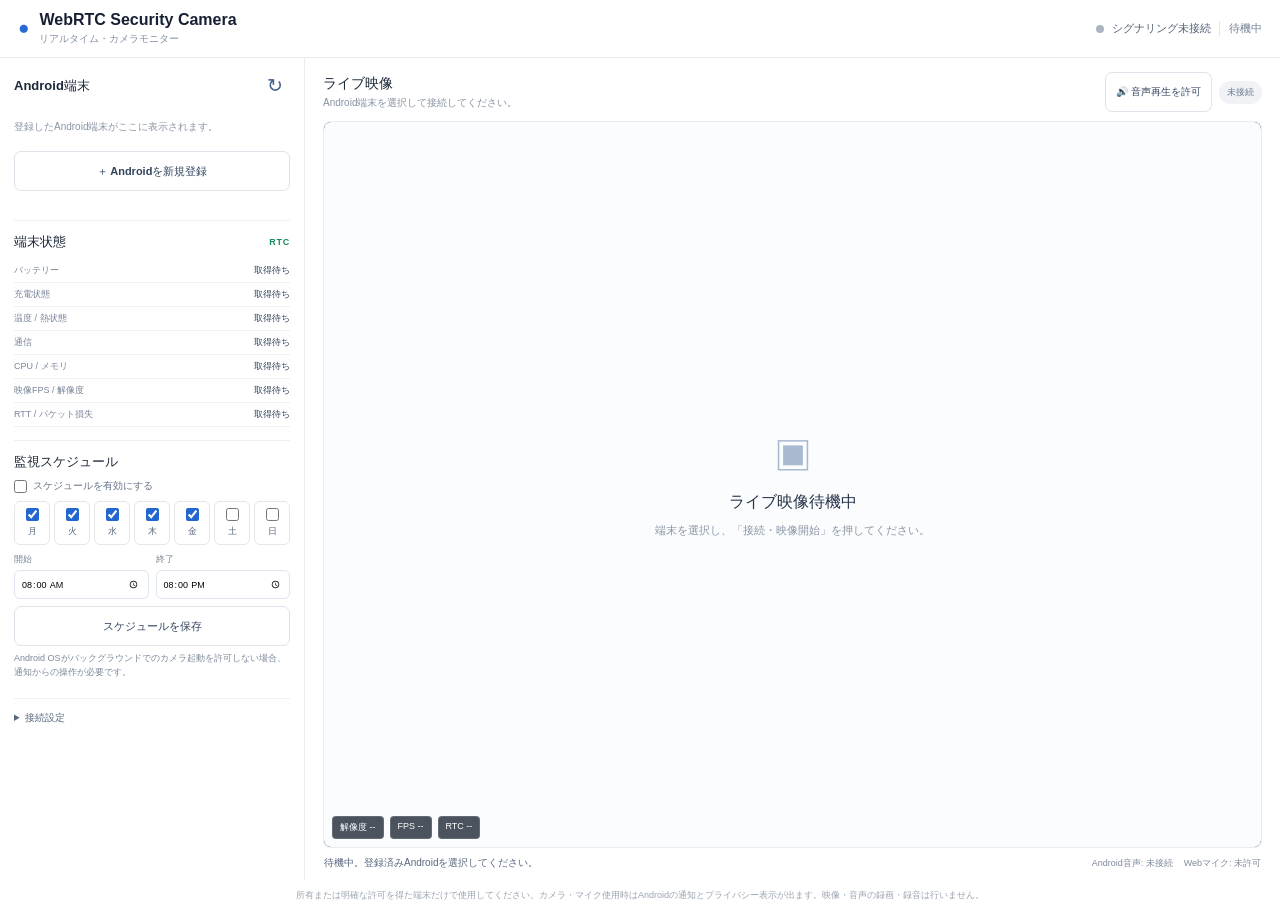
<file: index.html>
<!doctype html>
<html lang="ja">
<head>
<meta charset="utf-8">
<meta name="viewport" content="width=device-width,initial-scale=1">
<meta http-equiv="refresh" content="0;url=./web/index.html">
<title>WebRTC Security Camera</title>
<script>location.replace(new URL("./web/index.html", location.href).href);</script>
</head>
<body>
<p>監視カメラ管理画面へ移動しています。</p>
<p><a href="./web/index.html">移動しない場合はこちら</a></p>
</body>
</html>
</file>
<file: web/style.css>
:root{font-family:-apple-system,BlinkMacSystemFont,"Segoe UI","Noto Sans JP",sans-serif;color:#172033;background:#fff;font-synthesis:none;text-rendering:optimizeLegibility}
*{box-sizing:border-box}
html,body{margin:0;min-height:100%;background:#fff}
body{min-height:100vh}
button,input,select{font:inherit}
button{cursor:pointer;min-height:40px}
button:disabled{opacity:.4;cursor:not-allowed}
.topbar{height:58px;padding:0 18px;border-bottom:1px solid #e8ebef;display:flex;align-items:center;justify-content:space-between;background:#fff}
.brand{display:flex;align-items:center;gap:10px}.brand-mark{font-size:19px;color:#2869d7}.brand h1{font-size:16px;line-height:1.15;margin:0;font-weight:720}.brand p{font-size:10px;color:#8490a2;margin:3px 0 0}
.top-status{display:flex;align-items:center;gap:8px;font-size:11px;color:#526074}.top-status strong{font-weight:650}.status-dot{width:8px;height:8px;border-radius:50%;background:#abb4c1}.status-dot.online{background:#149765}.status-dot.error{background:#d74f4f}#connectionState{border-left:1px solid #e2e7ee;padding-left:9px;color:#758196}
.layout{display:grid;grid-template-columns:290px minmax(0,1fr);min-height:calc(100vh - 78px)}
.sidebar{border-right:1px solid #e8ebef;background:#fff;padding:12px 14px 20px;overflow-y:auto;max-height:calc(100vh - 58px)}
.side-section{padding:0 0 13px;margin-bottom:12px;border-bottom:1px solid #edf0f4}.side-section:last-child{border-bottom:0}
h2{font-size:13px;font-weight:720;margin:0;color:#1d2939}h3{font-size:12px;margin:0 0 7px;color:#344155}
.section-heading{display:flex;align-items:center;justify-content:space-between;margin:0 0 8px}.icon-button,.text-button{border:0;background:transparent;color:#42628f;padding:4px 7px;font-size:12px;min-height:26px}.icon-button{font-size:19px}
.devices{display:grid;gap:6px}.device{border:1px solid #e4e9f0;border-radius:7px;padding:8px;display:flex;align-items:center;justify-content:space-between;gap:7px;background:#fff}.device.selected{border-color:#8fb5f5;background:#f7faff}.device strong{display:block;font-size:11px;font-weight:700}.device small{display:block;color:#8994a4;font-size:9px;margin-top:3px}.device button{border:1px solid #dce3ed;background:#fff;border-radius:6px;padding:5px 8px;color:#34445e;font-size:10px;min-height:29px}
.empty{color:#8994a4;font-size:10px;line-height:1.5}
.button{border:1px solid #dce3eb;border-radius:7px;padding:8px 10px;font-size:11px;font-weight:660;background:#fff;color:#26364e}.button:hover:not(:disabled){background:#f5f8fc}.button-primary{background:#2366d1;color:#fff;border-color:#2366d1}.button-primary:hover:not(:disabled){background:#1d56b5}.button-danger{background:#fff7f7;color:#b84242;border-color:#f0d0d0}.button-light{background:#fff;color:#33445d}.full{width:100%;margin-top:7px}.start-button{min-height:43px}
.control-grid{display:grid;grid-template-columns:1fr 1fr;gap:6px;margin-top:8px}.control-grid button{font-size:10px;padding:7px 4px}
.pair-result{margin-top:8px;padding:10px;border-radius:7px;background:#f3f7ff;border:1px solid #d9e5fa;text-align:center}.pair-result span,.pair-result small{display:block;color:#67758a;font-size:9px}.pair-result strong{display:block;font-size:23px;letter-spacing:.2em;color:#1e5dbb;margin:4px 0}
.message{font-size:10px;line-height:1.45;color:#2563bd;min-height:10px;margin:6px 0 0;overflow-wrap:anywhere}
.side-divider{height:1px;background:#edf0f4;margin:11px 0}
.setting-row{display:flex;align-items:center;justify-content:space-between;gap:7px;margin:7px 0}.setting-row label,.advanced label{font-size:10px;color:#68758a}.setting-row select{width:61%;min-width:0;border:1px solid #dde4ed;border-radius:6px;background:#fff;padding:6px 7px;font-size:10px;color:#27364b}
.mic-row{display:flex;align-items:center;justify-content:space-between;gap:7px;margin:7px 0}.mic-state{font-size:10px;color:#7a8799}.mic-state.allowed{color:#16845a}
.ptt-button{width:100%;height:45px;border-radius:7px;border:1px solid #b9cbe4;background:#eff5ff;color:#2157a7;font-weight:760;font-size:12px;touch-action:none;user-select:none;-webkit-user-select:none}.ptt-button.active{background:#dceaff;border-color:#2c6fd5;color:#164da0}
.small-note{font-size:9px;color:#7a8799;line-height:1.5;margin:6px 0}
.telemetry{margin:8px 0 0}.telemetry div{display:flex;justify-content:space-between;gap:8px;padding:5px 0;border-bottom:1px solid #f0f2f5}.telemetry dt{font-size:9px;color:#788497}.telemetry dd{font-size:9px;color:#34445d;margin:0;text-align:right;font-weight:650}
.live-label{font-size:9px;letter-spacing:.08em;color:#178d5c;font-weight:800}.warning{font-size:10px;color:#ad5c13;background:#fff8ed;border:1px solid #f4dfc0;padding:8px;border-radius:6px;line-height:1.45}
.check-row{display:flex;align-items:center;gap:6px;font-size:10px;color:#657186;margin:8px 0}.check-row input{margin:0}.day-select{display:grid;grid-template-columns:repeat(7,minmax(0,1fr));gap:4px;margin:8px 0}.day-select label{display:flex;flex-direction:column;align-items:center;gap:4px;padding:6px 1px;border:1px solid #e2e7ee;border-radius:6px;font-size:9px;color:#59677d}.day-select input{margin:0;accent-color:#2366d1}.time-row{display:grid;grid-template-columns:1fr 1fr;gap:7px}.time-row label{font-size:9px;color:#788497}.time-row input{width:100%;margin-top:4px;border:1px solid #dde4ed;border-radius:6px;padding:6px}
.advanced summary{font-size:10px;color:#59677d;cursor:pointer}.advanced input{width:100%;border:1px solid #dde4ed;border-radius:6px;padding:7px;margin-top:6px;font-size:10px}
.viewer{min-width:0;display:flex;flex-direction:column;padding:13px 16px 10px;background:#fff}
.viewer-heading{display:flex;justify-content:space-between;align-items:center;gap:10px;margin:0 0 9px}.viewer-heading h2{font-size:14px}.viewer-heading p{margin:3px 0 0;font-size:10px;color:#8792a3}.viewer-actions{display:flex;align-items:center;gap:7px}.viewer-actions .button{font-size:10px;white-space:nowrap}
.media-badge{font-size:9px;padding:5px 8px;border-radius:20px;background:#f0f2f5;color:#69778b;white-space:nowrap}
.video-frame{position:relative;flex:1;min-height:300px;max-height:calc(100vh - 132px);height:calc(100vh - 135px);border:1px solid #e9edf2;border-radius:8px;background:#101722;overflow:hidden;display:flex;align-items:center;justify-content:center}
#remoteVideo{display:block;width:100%;height:100%;object-fit:contain;background:#101722}
.video-placeholder{position:absolute;inset:0;display:flex;flex-direction:column;align-items:center;justify-content:center;gap:10px;background:#fbfcfd;color:#4b596d;text-align:center;padding:16px}.video-placeholder[hidden]{display:none}.video-placeholder strong{font-size:16px;color:#263449}.video-placeholder span{font-size:11px;color:#8a95a5}.camera-icon{font-size:38px;color:#a9b9d0}
.video-overlay{position:absolute;bottom:8px;left:8px;right:8px;display:flex;gap:6px;pointer-events:none}.video-overlay span{font-size:9px;color:#fff;background:#0c1726bb;border:1px solid #ffffff22;padding:4px 7px;border-radius:4px}
.stale-badge{position:absolute;top:10px;left:50%;transform:translateX(-50%);background:#a33535;color:#fff;padding:7px 11px;border-radius:5px;font-size:10px;font-weight:700;z-index:3}.stale-badge[hidden]{display:none}
.viewer-footer{padding:8px 1px 0;display:flex;flex-wrap:wrap;align-items:center;justify-content:space-between;gap:7px}.viewer-footer p{font-size:10px;color:#58677d;margin:0}.audio-status{display:flex;gap:11px;flex-wrap:wrap}.audio-status span{font-size:9px;color:#7c899a}
footer{text-align:center;color:#9aa3af;font-size:9px;padding:9px 8px 12px}
@media(min-width:1100px){.layout{grid-template-columns:305px minmax(0,1fr)}.viewer{padding:14px 18px 10px}.video-frame{min-height:420px}}
@media(max-width:800px){.layout{grid-template-columns:260px minmax(0,1fr)}.sidebar{padding:11px}.viewer{padding:11px}.video-frame{min-height:280px;height:calc(100vh - 130px)}}
@media(max-width:640px){.topbar{height:54px;padding:0 10px}.brand h1{font-size:14px}.brand p{font-size:9px}.top-status{gap:5px;font-size:9px}.layout{display:flex;flex-direction:column}.sidebar{max-height:none;overflow:visible;border-right:0;border-bottom:1px solid #e8ebef}.viewer{min-height:55vh}.video-frame{height:54vh;min-height:250px;max-height:none}.viewer-heading h2{font-size:12px}.viewer-actions .button{padding:6px;font-size:9px}footer{font-size:8px}}
@media(orientation:landscape) and (max-height:520px) and (min-width:641px){.topbar{height:48px}.layout{min-height:calc(100vh - 68px)}.sidebar{max-height:calc(100vh - 48px)}.viewer{padding:8px 12px}.viewer-heading{margin-bottom:5px}.video-frame{height:calc(100vh - 105px);min-height:200px}.viewer-footer{padding-top:5px}footer{padding:3px}}
</file>
